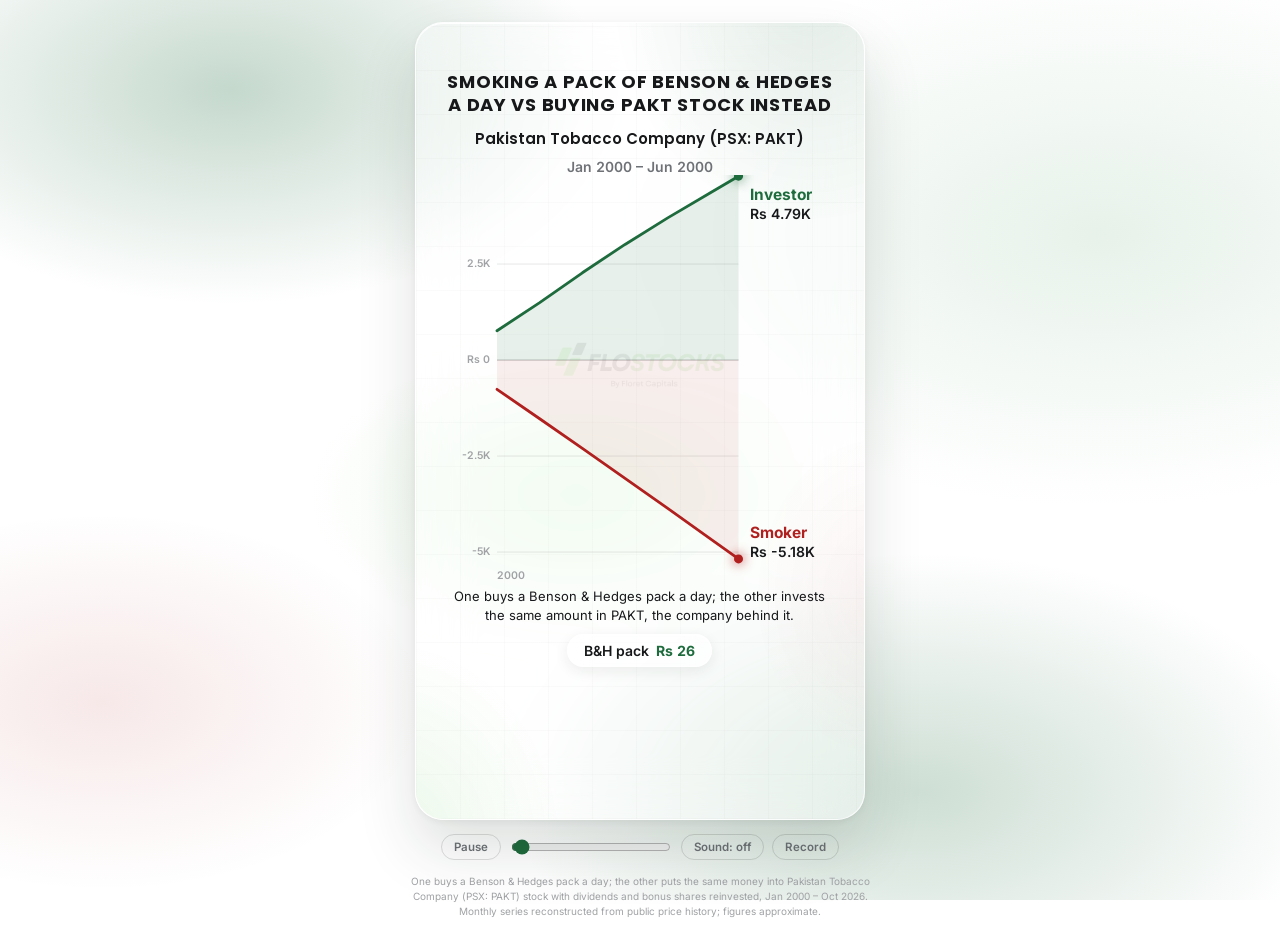
<file: smoke-vs-stock.html>
<!DOCTYPE html>
<html lang="en">
<head>
<meta charset="UTF-8">
<meta name="viewport" content="width=device-width, initial-scale=1, viewport-fit=cover">
<title>Pack a Day vs PAKT Stock</title>
<link rel="stylesheet" href="https://fonts.googleapis.com/css2?family=Poppins:wght@600;700;800&family=Inter:wght@400;500;600;700&display=swap">
<style>
  /* Layout: one vertical glass "story stage" (9:16) floating over a white ground with soft
     Floresearch-green light blobs; glass pill, controls and end card. Single light theme by choice. */
  :root{
    --bg:#FFFFFF;
    --ink:#17181A;
    --muted:#6E7176;
    --faint:#A0A2A5;
    --up:#1E6B3D;
    --down:#B0201F;
    --pill-ink:#1E6B3D;
    --grid:rgba(23,24,26,.10);
    --zero:rgba(23,24,26,.30);
    --glass:rgba(255,255,255,.42);
    --glass-strong:rgba(255,255,255,.60);
    --glass-edge:rgba(255,255,255,.78);
    --glass-shadow:0 30px 60px rgba(20,40,25,.14), 0 2px 8px rgba(20,40,25,.06), inset 0 1px 0 rgba(255,255,255,.95);
  }
  body{
    background:var(--bg); color:var(--ink);
    font-family:'Inter',system-ui,sans-serif;
    padding-left:max(16px, env(safe-area-inset-left, 0px));
    padding-right:max(16px, env(safe-area-inset-right, 0px));
    padding-block:22px;
    display:flex; flex-direction:column; align-items:center; gap:14px;
    min-height:100%;
  }
  .bgfx{
    position:fixed; inset:0; z-index:-1;
    background:
      radial-gradient(42% 34% at 18% 10%, rgba(30,107,61,.26), transparent 70%),
      radial-gradient(52% 42% at 86% 26%, rgba(230,241,233,.95), transparent 72%),
      radial-gradient(46% 38% at 72% 88%, rgba(30,107,61,.22), transparent 70%),
      radial-gradient(30% 24% at 45% 55%, rgba(47,184,28,.10), transparent 70%),
      radial-gradient(36% 30% at 8% 78%, rgba(176,32,31,.10), transparent 70%),
      #FFFFFF;
  }
  .watermark{
    position:absolute; left:50%; top:43%; transform:translate(-50%,-50%);
    width:38%; opacity:.07; pointer-events:none;
  }
  .stage{
    position:relative;
    width:min(460px, 100%, calc((100vh - 104px) * 0.5625));
    aspect-ratio:9/16;
    background:var(--glass);
    backdrop-filter:blur(26px) saturate(1.25);
    -webkit-backdrop-filter:blur(26px) saturate(1.25);
    border:1px solid var(--glass-edge);
    border-radius:28px;
    box-shadow:var(--glass-shadow);
    overflow:hidden;
    cursor:pointer;
    container-type:inline-size;
  }
  .stage::before{
    content:""; position:absolute; inset:0; pointer-events:none;
    background:
      radial-gradient(64% 42% at 88% -4%, rgba(30,107,61,.12), transparent 70%),
      radial-gradient(56% 38% at -6% 104%, rgba(47,184,28,.10), transparent 70%),
      radial-gradient(42% 30% at 104% 72%, rgba(176,32,31,.055), transparent 70%),
      repeating-linear-gradient(0deg, rgba(23,24,26,.018) 0 1px, transparent 1px 44px),
      repeating-linear-gradient(90deg, rgba(23,24,26,.018) 0 1px, transparent 1px 44px);
  }
  .chartwrap{
    position:absolute; inset:0;
    display:flex; flex-direction:column;
    padding:6% 6% 14% 6%;   /* bottom margin keeps content clear of reel UI overlays */
    transition:opacity 1.2s ease;
  }
  .stage.done .chartwrap{opacity:.10;}
  /* Reel view: a clean full-height 9:16 frame (1080x1920 proportions) for screen recording */
  body.reel .controls, body.reel .foot{display:none;}
  body.reel{padding:0; gap:0; justify-content:center; min-height:100vh;}
  body.reel .stage{width:min(100vw, 56.25vh); border-radius:0; border:none;}
  .reel-exit{position:fixed; top:14px; left:14px; z-index:20; opacity:.85;}
  .story-title{
    font-family:'Poppins',sans-serif; font-weight:700;
    font-size:clamp(13px, 4.4cqw, 18px);
    line-height:1.32; text-align:center; letter-spacing:.04em;
    text-transform:uppercase; text-wrap:balance;
    margin:5% 0 0 0;
  }
  .story-sub{
    font-family:'Poppins',sans-serif; font-weight:600;
    font-size:clamp(12px, 3.6cqw, 15px);
    text-align:center; color:var(--ink); margin-top:2.5%;
  }
  .story-range{
    font-weight:600; font-size:clamp(11px, 3.4cqw, 14px);
    text-align:center; color:var(--muted); margin-top:2%;
    font-variant-numeric:tabular-nums;
  }
  canvas{display:block; width:100%; flex:1 1 auto; min-height:0; max-height:92cqw;}
  .caption{
    min-height:2.9em;
    font-size:clamp(10.5px, 3.2cqw, 13px); line-height:1.45;
    text-align:center; color:var(--ink);
    display:flex; align-items:flex-start; justify-content:center;
    transition:opacity .45s ease;
    padding:0 2%;
  }
  .pillrow{display:flex; justify-content:center; padding:2.5% 0 1% 0;}
  .pill{
    display:inline-flex; align-items:center; gap:7px;
    background:var(--glass-strong);
    backdrop-filter:blur(12px);
    -webkit-backdrop-filter:blur(12px);
    border:1px solid var(--glass-edge);
    box-shadow:0 4px 14px rgba(20,40,25,.08), inset 0 1px 0 rgba(255,255,255,.9);
    border-radius:999px; padding:7px 16px;
    font-weight:600; font-size:clamp(11px, 3.4cqw, 14px);
  }
  .pill .px{color:var(--pill-ink); font-weight:700; font-variant-numeric:tabular-nums;}
  .endcard{
    position:absolute; inset:0;
    display:flex; flex-direction:column; justify-content:center; align-items:center;
    gap:3.2%; padding:7% 7% 13% 7%;
    background:rgba(255,255,255,.55);
    backdrop-filter:blur(18px);
    -webkit-backdrop-filter:blur(18px);
    opacity:0; transform:scale(.97); pointer-events:none;
    transition:opacity 1.3s ease, transform 1.3s ease;
    text-align:center;
  }
  .stage.done .endcard{opacity:1; transform:none; pointer-events:auto;}
  .end-head{
    font-family:'Poppins',sans-serif; font-weight:800; letter-spacing:.06em;
    font-size:clamp(16px, 5.4cqw, 23px); text-transform:uppercase; text-wrap:balance;
  }
  .end-sub{
    font-family:'Poppins',sans-serif; font-weight:600;
    font-size:clamp(14px, 4.6cqw, 20px); color:var(--ink);
  }
  .lb{display:flex; flex-direction:column; gap:12px; width:100%; max-width:330px;}
  .lb-row{
    display:flex; align-items:center; gap:10px;
    background:rgba(255,255,255,.55);
    border:1px solid var(--glass-edge);
    border-radius:14px; padding:12px 14px;
    box-shadow:0 6px 18px rgba(20,40,25,.08);
    font-size:clamp(12px, 3.8cqw, 15px); font-weight:500;
    font-variant-numeric:tabular-nums;
  }
  .lb-rank{color:var(--muted); font-weight:600; width:1em;}
  .lb-dot{width:9px; height:9px; border-radius:50%; flex-shrink:0;}
  .lb-dot.up{background:var(--up);} .lb-dot.down{background:var(--down);}
  .lb-name{flex:1 1 auto; text-align:left; min-width:0;}
  .lb-val{font-weight:700; white-space:nowrap;}
  .lb-break{
    width:100%; max-width:330px;
    background:rgba(255,255,255,.55); border:1px solid var(--glass-edge);
    border-radius:14px; padding:10px 14px;
    box-shadow:0 6px 18px rgba(20,40,25,.08);
    display:flex; flex-direction:column; gap:6px;
  }
  .bk-title{
    font-size:clamp(9.5px,3cqw,11.5px); font-weight:600; letter-spacing:.06em;
    text-transform:uppercase; color:var(--muted); text-align:left;
  }
  .bk-row{
    display:flex; justify-content:space-between; gap:10px;
    font-size:clamp(10.5px,3.3cqw,13px); color:var(--muted);
    font-variant-numeric:tabular-nums;
  }
  .bk-row b{color:var(--up); font-weight:700;}
  .lb-val.up{color:var(--up);}
  .lb-val.down{color:var(--down);}
  body.reel .replay{display:none;}
  /* Finale: fades in over the end card as the closing CTA screen */
  .finale{
    position:absolute; inset:0; z-index:5;
    display:flex; flex-direction:column; justify-content:center; align-items:center;
    padding:10% 8% 14% 8%;
    background:
      radial-gradient(58% 40% at 12% 6%, rgba(47,184,28,.16), transparent 70%),
      radial-gradient(62% 44% at 90% 88%, rgba(30,107,61,.14), transparent 72%),
      radial-gradient(46% 32% at 88% 12%, rgba(230,241,233,.95), transparent 70%),
      repeating-linear-gradient(0deg, rgba(23,24,26,.025) 0 1px, transparent 1px 48px),
      repeating-linear-gradient(90deg, rgba(23,24,26,.025) 0 1px, transparent 1px 48px),
      #F4F8F4;
    opacity:0; transform:scale(1.025); pointer-events:none;
    transition:opacity 1.4s ease, transform 1.4s ease;
    text-align:center;
  }
  .stage.finale-on .finale{opacity:1; transform:none; pointer-events:auto;}
  .fin-line{position:absolute; left:0; top:30%; width:100%; height:30%;}
  .fin-logo{width:74%; position:relative;}
  .fin-cta{
    position:relative;
    font-family:'Poppins',sans-serif; font-weight:800; text-transform:uppercase;
    letter-spacing:.02em; font-size:clamp(15px,5cqw,21px);
    color:#06210A; background:#2FB81C;
    border-radius:999px; padding:4.2% 9%;
    box-shadow:0 0 36px rgba(47,184,28,.55);
    margin-top:5%;
  }
  .fin-rule{width:78%; height:2px; background:#2FB81C; opacity:.85; margin-top:8%;}
  .fin-disc-label{
    font-weight:700; font-size:clamp(9px,2.8cqw,11px);
    letter-spacing:.3em; text-transform:uppercase; color:#1FA512; margin-top:5%;
  }
  .fin-disc{
    margin:2.5% 0 0 0; font-size:clamp(10.5px,3.3cqw,13.5px); line-height:1.65;
    color:#3F4440; max-width:94%; position:relative;
  }
  /* finale entrance animations */
  @keyframes finUp{from{opacity:0; transform:translateY(22px);}to{opacity:1; transform:none;}}
  @keyframes finPop{from{opacity:0; transform:scale(.55);}to{opacity:1; transform:scale(1);}}
  @keyframes finGrow{from{transform:scaleX(0);}to{transform:scaleX(1);}}
  @keyframes finPulse{
    0%,100%{box-shadow:0 0 36px rgba(47,184,28,.5); transform:scale(1);}
    50%{box-shadow:0 0 60px rgba(47,184,28,.9); transform:scale(1.045);}
  }
  .stage.finale-on .fin-logo{animation:finUp .8s cubic-bezier(.2,.7,.3,1) .2s both;}
  .stage.finale-on .fin-cta{animation:finPop .7s cubic-bezier(.34,1.56,.64,1) .65s both, finPulse 2.2s ease-in-out 1.5s infinite;}
  .stage.finale-on .fin-rule{animation:finGrow .6s ease 1.05s both;}
  .stage.finale-on .fin-disc-label{animation:finUp .6s ease 1.25s both;}
  .stage.finale-on .fin-disc{animation:finUp .7s ease 1.4s both;}
  @media (prefers-reduced-motion: reduce){
    .finale *{animation:none !important;}
  }
  /* render mode: transitions are driven frame-by-frame by the seek hook instead of the CSS clock */
  .stage.render .chartwrap, .stage.render .endcard, .stage.render .finale{transition:none !important;}
  .stage.render .finale *{animation:none !important; transition:none !important;}
  .replay{
    font-family:'Inter',sans-serif; font-weight:600; font-size:13px;
    color:var(--pill-ink); background:var(--glass-strong);
    backdrop-filter:blur(10px); -webkit-backdrop-filter:blur(10px);
    border:1px solid var(--glass-edge); border-radius:10px;
    box-shadow:0 4px 14px rgba(20,40,25,.10);
    padding:9px 22px; cursor:pointer; margin-top:2%;
  }
  .controls{
    width:min(460px, 100%);
    display:flex; align-items:center; justify-content:center; gap:8px;
  }
  .ctl{
    font-family:'Inter',sans-serif; font-weight:600; font-size:11.5px;
    padding:5px 12px; border-radius:999px;
    border:1px solid rgba(23,24,26,.14); background:transparent; color:var(--muted);
    cursor:pointer; flex-shrink:0;
  }
  .ctl:focus-visible,.replay:focus-visible{outline:2px solid var(--up); outline-offset:2px;}
  input[type=range]{flex:1 1 auto; min-width:0; max-width:160px; accent-color:var(--up);}
  .foot{
    max-width:460px; text-align:center;
    font-size:10px; line-height:1.5; color:var(--faint);
    margin:0;
  }
</style>

</head>
<body style="margin:0">
<div class="bgfx" aria-hidden="true"></div>

<div class="stage" id="stage" aria-label="Animated chart: smoking a pack of Benson and Hedges a day versus investing the pack price in Pakistan Tobacco Company stock, 2000 to 2026">
  <img class="watermark" src="flostocks-logo.png" alt="">
  <div class="chartwrap">
    <h1 class="story-title">Smoking a pack of Benson &amp; Hedges a day vs buying PAKT stock instead</h1>
    <div class="story-sub">Pakistan Tobacco Company (PSX: PAKT)</div>
    <div class="story-range">Jan 2000 – <span id="curdate">Jan 2000</span></div>
    <canvas id="cv"></canvas>
    <div class="caption" id="caption">One buys a Benson &amp; Hedges pack a day; the other invests the same amount in PAKT, the company behind it.</div>
    <div class="pillrow">
      <div class="pill">B&amp;H pack <span class="px" id="price">Rs 25</span></div>
    </div>
  </div>
  <div class="endcard">
    <div class="end-head">One smoked it. One owned it.</div>
    <div class="end-sub">26 years later</div>
    <div class="lb">
      <div class="lb-row"><span class="lb-rank">1</span><span class="lb-dot up"></span><span class="lb-name">Investor: 20,805 shares</span><span class="lb-val up">Rs 31M</span></div>
      <div class="lb-row"><span class="lb-rank">2</span><span class="lb-dot down"></span><span class="lb-name">Smoker: 9,790 packs</span><span class="lb-val down">Rs -1.67M</span></div>
    </div>
    <div class="lb-break">
      <div class="bk-title">Where the investor's gains came from</div>
      <div class="bk-row"><span>Dividends reinvested</span><b>Rs 12.4M</b></div>
      <div class="bk-row"><span>Capital appreciation</span><b>Rs 10.5M</b></div>
      <div class="bk-row"><span>Bonus shares</span><b>Rs 6.4M</b></div>
    </div>
    <button class="replay" id="replay">Replay</button>
  </div>
  <div class="finale" aria-label="Follow FloStocks">
    <svg class="fin-line" viewBox="0 0 540 240" preserveAspectRatio="none" aria-hidden="true">
      <polyline points="0,190 60,150 110,168 170,118 230,145 290,98 340,118 400,72 460,100 540,46"
        fill="none" stroke="rgba(23,24,26,.09)" stroke-width="2.5"/>
    </svg>
    <img class="fin-logo" src="flostocks-logo.png" alt="FloStocks — By Floret Capitals">
    <div class="fin-cta">Follow FloStocks</div>
    <div class="fin-rule"></div>
    <div class="fin-disc-label">Disclaimer</div>
    <p class="fin-disc">Trading and investing in the PSX involve market risks, price fluctuations, and potential financial losses. Past performance does not guarantee future results. Learn the risks before you trade.</p>
  </div>
</div>

<div class="controls">
  <button class="ctl" id="playBtn">Pause</button>
  <input type="range" id="scrub" min="0" max="1000" value="0" step="1" aria-label="Scrub through the timeline">
  <button class="ctl" id="soundBtn">Sound: off</button>
  <button class="ctl" id="reelBtn">Record</button>
</div>
<button class="ctl reel-exit" id="reelExit" hidden>Exit reel</button>

<p class="foot">One buys a Benson &amp; Hedges pack a day; the other puts the same money into Pakistan Tobacco Company (PSX: PAKT) stock with dividends and bonus shares reinvested, Jan 2000 – Oct 2026. Monthly series reconstructed from public price history; figures approximate.</p>

<script>
(function(){
  'use strict';

  /* ---------- deterministic data ---------- */
  function mulberry32(a){return function(){a|=0;a=a+0x6D2B79F5|0;var t=Math.imul(a^a>>>15,1|a);t=t+Math.imul(t^t>>>7,61|t)^t;return((t^t>>>14)>>>0)/4294967296;}}
  var N=322; // months, Jan 2000 (0) .. Oct 2026 (321)

  // PAKT total-return index (dividends reinvested), Rs 1,000 base — anchors [monthIndex, level], log-space between
  var A=[[0,1000],[6,820],[11,620],[23,500],[29,700],[35,1050],[47,1500],[59,1900],[71,2300],
         [90,3800],[104,3300],[108,2600],[120,3400],[132,4800],[144,7000],[156,11500],
         [168,19000],[180,32000],[198,52000],[209,78000],[215,70000],[227,73000],[242,52000],
         [252,62000],[264,58000],[270,50000],[277,52000],[287,80000],[299,115000],[311,160000],[321,190000]];
  // Benson & Hedges pack price anchors [monthIndex, Rs], linear between
  var P=[[0,25],[42,33],[78,45],[114,62],[150,90],[166,120],[190,140],[209,160],[232,220],
         [256,260],[274,300],[278,475],[295,520],[310,560],[321,590]];

  function interp(anchors, i, log){
    var k=0; while(k<anchors.length-2 && anchors[k+1][0]<=i) k++;
    var a=anchors[k], b=anchors[k+1];
    var t=(i-a[0])/(b[0]-a[0]); t=Math.max(0,Math.min(1,t));
    if(log) return Math.exp(Math.log(a[1])+(Math.log(b[1])-Math.log(a[1]))*t);
    return a[1]+(b[1]-a[1])*t;
  }

  var rng=mulberry32(7);
  var inv=[], packPrice=[], smo=[];
  var n=0, cum=0, units=0, PACKS_PER_MONTH=9790/N;
  for(var i=0;i<N;i++){
    n=n*0.80+(rng()-0.5)*0.055;
    // PAKT total return: price anchors + cash dividends, plus ~1.2%/yr for bonus shares and payout growth
    var index=interp(A,i,true)*Math.exp(n)*Math.pow(1.012, i/12);
    var pr=interp(P,i,false);
    packPrice.push(pr);
    var spend=pr*PACKS_PER_MONTH;
    cum-=spend;
    units+=spend/index;                       // each month the pack money buys PAKT instead
    inv.push(units*index);
    smo.push(cum);
  }
  // calibrate endpoints to the story's exact totals
  var fI=31000000/inv[N-1]; for(i=0;i<N;i++) inv[i]*=fI;
  var fS=-1670000/smo[N-1]; for(i=0;i<N;i++) smo[i]*=fS;

  var CAPS=[
    [0,  "One buys a Benson & Hedges pack a day; the other invests the same amount in PAKT, the company behind it.", false],
    [20, "Five loss-making years force a restructuring at PAKT; the stock bottoms.", true],
    [42, "PAKT begins making Benson & Hedges locally in Pakistan.", true],
    [104,"KSE crash: the market floor freezes trading for 110 days.", true],
    [168,"PAKT pays out nearly all its profit; dividends and bonus shares compound the stake.", true],
    [204,"PSX is Asia's best-performing market; PAKT trades in four figures.", true],
    [278,"FED on premium packs jumps ~150%; a pack of B&H nears Rs 500.", true],
    [305,"KSE-100 boom carries PAKT to record highs.", true],
    [316,"26 years: Rs 1.67M went up in smoke; the same money in PAKT grew to Rs 31M.", false]
  ];

  /* ---------- helpers ---------- */
  var MON=["Jan","Feb","Mar","Apr","May","Jun","Jul","Aug","Sep","Oct","Nov","Dec"];
  function dateOf(i){return MON[i%12]+" "+(2000+Math.floor(i/12));}
  function yearOf(i){return 2000+Math.floor(i/12);}

  function fmtMoney(v){
    var s=v<0?"Rs -":"Rs ", a=Math.abs(v);
    if(a>=1e6){var m=a/1e6; return s+(m>=10?m.toFixed(1):m.toFixed(2))+"M";}
    if(a>=1e3){var k=a/1e3; return s+(k>=100?Math.round(k):k>=10?k.toFixed(1):k.toFixed(2))+"K";}
    return s+Math.round(a);
  }
  function fmtAxis(v){
    if(v===0)return "Rs 0";
    var s=v<0?"-":"", a=Math.abs(v);
    if(a>=1e6){var m=a/1e6; return s+(m===Math.round(m)?m:+m.toFixed(1))+"M";}
    if(a>=1e3){var k=a/1e3; return s+(k===Math.round(k)?k:+k.toFixed(1))+"K";}
    return s+Math.round(a);
  }
  function niceStep(raw){
    var p=Math.pow(10,Math.floor(Math.log10(raw)));
    var f=raw/p;
    var nf=f<=1?1:f<=2?2:f<=2.5?2.5:f<=5?5:10;
    return nf*p;
  }

  /* ---------- theme tokens for canvas ---------- */
  var TOK={};
  function readTokens(){
    var cs=getComputedStyle(document.documentElement);
    ["ink","muted","faint","up","down","grid","zero"].forEach(function(k){
      TOK[k]=cs.getPropertyValue("--"+k).trim();
    });
  }
  readTokens();

  /* ---------- playback state ---------- */
  var DUR=52, HOLD=1.0;
  var elapsed=0, playing=true, lastT=null, done=false, seekMode=false;
  var reduced=false;
  try{reduced=matchMedia("(prefers-reduced-motion: reduce)").matches;}catch(e){}
  if(reduced){playing=false; elapsed=DUR;}

  var stage=document.getElementById("stage");
  var cv=document.getElementById("cv");
  var ctx=cv.getContext("2d");
  var elDate=document.getElementById("curdate");
  var elPrice=document.getElementById("price");
  var elCap=document.getElementById("caption");
  var playBtn=document.getElementById("playBtn");
  var scrub=document.getElementById("scrub");
  var replay=document.getElementById("replay");

  var dispMax=1200, dispMin=-1200;
  var capIdx=-1;

  var finT=null;
  function setDone(d){
    if(done===d)return;
    done=d;
    stage.classList.toggle("done",d);
    if(d){ finT=setTimeout(function(){ stage.classList.add("finale-on"); },6000); }
    else { clearTimeout(finT); stage.classList.remove("finale-on"); }
    updateMusic();
  }
  function restart(){
    elapsed=0; dispMax=1200; dispMin=-1200; setDone(false);
    playing=true; playBtn.textContent="Pause";
    updateMusic();
  }
  playBtn.addEventListener("click",function(e){e.stopPropagation(); togglePlay();});
  replay.addEventListener("click",function(e){e.stopPropagation(); restart();});
  stage.addEventListener("click",function(){ if(!done) togglePlay(); });
  function togglePlay(){
    if(elapsed>=DUR+HOLD && !done){elapsed=0;}
    if(done){restart();return;}
    playing=!playing; playBtn.textContent=playing?"Pause":"Play";
    updateMusic();
  }
  var scrubbing=false;
  scrub.addEventListener("input",function(){
    scrubbing=true;
    elapsed=(scrub.value/1000)*DUR;
    setDone(false);
    playing=false; playBtn.textContent="Play";
    scrubbing=false;
    updateMusic();
  });

  // deterministic seek hook used for offline video rendering:
  // all phase transitions are computed from t so they are exact at any frame rate
  window.__seek=function(t){
    seekMode=true; playing=false;
    stage.classList.add("render");
    elapsed=Math.min(t,DUR);
    var endT=DUR+HOLD, finT=endT+6;
    if(t>=endT){ if(!done){done=true; stage.classList.add("done");} }
    else if(done){ done=false; stage.classList.remove("done"); }
    stage.classList.toggle("finale-on", t>=finT);

    function clamp01(x){return Math.max(0,Math.min(1,x));}
    function io(x){return x<.5?2*x*x:1-Math.pow(-2*x+2,2)/2;}
    function back(x){var c1=1.70158,c3=c1+1;return 1+c3*Math.pow(x-1,3)+c1*Math.pow(x-1,2);}

    var cw=document.querySelector(".chartwrap"), ec=document.querySelector(".endcard"), fin=document.querySelector(".finale");
    var ee=io(clamp01((t-endT)/1.3));
    cw.style.opacity = t>=endT ? String(1-0.9*ee) : "";
    ec.style.opacity = t>=endT ? String(ee) : "";
    ec.style.transform = t>=endT ? "scale("+(0.97+0.03*ee)+")" : "";

    var fe=io(clamp01((t-finT)/1.4));
    fin.style.opacity = t>=finT ? String(fe) : "0";
    fin.style.transform = t>=finT ? "scale("+(1.025-0.025*fe)+")" : "";

    if(t>=finT){
      var u=t-finT;
      function st(sel,p){
        var el=document.querySelector(sel);
        el.style.opacity=String(p);
        el.style.transform="translateY("+((1-p)*22)+"px)";
      }
      st(".fin-logo", io(clamp01((u-0.2)/0.8)));
      st(".fin-disc-label", io(clamp01((u-1.25)/0.6)));
      st(".fin-disc", io(clamp01((u-1.4)/0.7)));
      document.querySelector(".fin-rule").style.transform="scaleX("+io(clamp01((u-1.05)/0.6))+")";
      var cta=document.querySelector(".fin-cta");
      var C=clamp01((u-0.65)/0.7);
      var s=C<1?(0.55+0.45*back(C)):1, pul=0;
      if(u>1.5){ pul=0.5-0.5*Math.cos(2*Math.PI*(u-1.5)/2.2); }
      cta.style.opacity=String(clamp01(C*1.6));
      cta.style.transform="scale("+(s*(1+0.045*pul))+")";
      cta.style.boxShadow="0 0 "+(36+26*pul)+"px rgba(47,184,28,"+(0.5+0.4*pul).toFixed(3)+")";
    }
  };

  /* ---------- canvas sizing ---------- */
  var W=0,H=0,DPR=1;
  function resize(){
    var r=cv.getBoundingClientRect();
    DPR=Math.min(window.devicePixelRatio||1,2);
    W=Math.max(10,r.width); H=Math.max(10,r.height);
    cv.width=Math.round(W*DPR); cv.height=Math.round(H*DPR);
  }
  try{new ResizeObserver(resize).observe(cv);}catch(e){window.addEventListener("resize",resize);}
  resize();

  /* ---------- render ---------- */
  function frame(ts){
    requestAnimationFrame(frame);
    if(lastT===null)lastT=ts;
    var dt=Math.min(0.05,(ts-lastT)/1000); lastT=ts;
    if(playing) elapsed+=dt;

    var p=Math.min(1,elapsed/DUR);
    if(!scrubbing) scrub.value=Math.round(p*1000);
    if(elapsed>=DUR+HOLD && playing){ setDone(true); playing=false; playBtn.textContent="Play"; }

    var mF=p*(N-1);
    var m=Math.floor(mF), frac=mF-m;
    var iv=m<N-1?inv[m]+(inv[m+1]-inv[m])*frac:inv[N-1];
    var sv=m<N-1?smo[m]+(smo[m+1]-smo[m])*frac:smo[N-1];

    /* DOM text */
    elDate.textContent=dateOf(m);
    var pr=m<N-1?packPrice[m]+(packPrice[m+1]-packPrice[m])*frac:packPrice[N-1];
    elPrice.textContent="Rs "+Math.round(pr);
    var ci=0;
    for(var c=0;c<CAPS.length;c++) if(CAPS[c][0]<=mF) ci=c;
    if(ci!==capIdx){
      capIdx=ci;
      elCap.style.opacity=0;
      (function(txt){setTimeout(function(){elCap.textContent=txt; elCap.style.opacity=1;},220);})(CAPS[ci][1]);
    }

    /* axis targets */
    var maxV=1000, minV=-1000;
    for(var k=0;k<=m;k++){ if(inv[k]>maxV)maxV=inv[k]; if(smo[k]<minV)minV=smo[k]; }
    if(iv>maxV)maxV=iv; if(sv<minV)minV=sv;
    var tMax=maxV*1.12, tMin=minV*1.22;
    var ease=1-Math.exp(-dt*5);
    if(reduced||(!playing&&!seekMode)){dispMax=tMax;dispMin=tMin;}
    else{dispMax+=(tMax-dispMax)*ease; dispMin+=(tMin-dispMin)*ease;}

    /* geometry */
    ctx.setTransform(DPR,0,0,DPR,0,0);
    ctx.clearRect(0,0,W,H);
    var padL=10, padR=Math.max(98,W*0.25), padT=10, padB=24;
    var axL=padL+44;
    var pw=W-axL-padR, ph=H-padT-padB;
    function Y(v){return padT+(dispMax-v)/(dispMax-dispMin)*ph;}
    function X(mi){return axL+(mF<=0?0:mi/mF)*pw;}

    /* gridlines */
    var step=niceStep((dispMax-dispMin)/4.2);
    ctx.font="600 10.5px Inter, sans-serif";
    ctx.textBaseline="middle";
    var g0=Math.ceil(dispMin/step)*step;
    for(var gv=g0; gv<=dispMax; gv+=step){
      var gy=Y(gv);
      if(gy<padT-1||gy>padT+ph+1)continue;
      ctx.strokeStyle=Math.abs(gv)<step*0.01?TOK.zero:TOK.grid;
      ctx.lineWidth=1;
      ctx.beginPath(); ctx.moveTo(axL,gy); ctx.lineTo(axL+pw,gy); ctx.stroke();
      ctx.fillStyle=TOK.faint;
      ctx.textAlign="right";
      ctx.fillText(fmtAxis(Math.abs(gv)<step*0.01?0:gv), axL-7, gy);
    }

    /* x year ticks */
    var years=Math.max(1,mF/12);
    var ystep=[1,2,3,4,5,6,10,20].find(function(s){return years/s<=4.5;})||20;
    ctx.fillStyle=TOK.faint; ctx.textAlign="left"; ctx.textBaseline="top";
    for(var yy=2000; yy<=yearOf(m); yy+=ystep){
      var mi=(yy-2000)*12;
      if(mi>mF)continue;
      ctx.fillText(String(yy), X(mi), padT+ph+8);
    }

    /* event marker (dotted vertical) */
    if(CAPS[capIdx][2] && CAPS[capIdx][0]<=mF){
      var ex=X(CAPS[capIdx][0]);
      ctx.strokeStyle=TOK.faint; ctx.lineWidth=1; ctx.setLineDash([2,4]);
      ctx.beginPath(); ctx.moveTo(ex,padT); ctx.lineTo(ex,padT+ph); ctx.stroke();
      ctx.setLineDash([]);
    }

    /* series */
    function drawLine(arr, head, color, fillAlpha){
      var y0=Math.max(padT,Math.min(padT+ph,Y(0)));
      ctx.beginPath();
      ctx.moveTo(X(0),Y(arr[0]));
      for(var q=1;q<=m;q++) ctx.lineTo(X(q),Y(arr[q]));
      ctx.lineTo(axL+pw,Y(head));
      ctx.save();
      ctx.lineTo(axL+pw,y0); ctx.lineTo(X(0),y0); ctx.closePath();
      ctx.globalAlpha=fillAlpha; ctx.fillStyle=color; ctx.fill();
      ctx.restore();
      ctx.beginPath();
      ctx.moveTo(X(0),Y(arr[0]));
      for(q=1;q<=m;q++) ctx.lineTo(X(q),Y(arr[q]));
      ctx.lineTo(axL+pw,Y(head));
      ctx.strokeStyle=color; ctx.lineWidth=2.8; ctx.lineJoin="round"; ctx.lineCap="round";
      ctx.stroke();
      ctx.fillStyle=color;
      ctx.shadowColor=color; ctx.shadowBlur=12;
      ctx.beginPath(); ctx.arc(axL+pw,Y(head),4.5,0,6.2832); ctx.fill();
      ctx.shadowBlur=0;
    }
    drawLine(inv,iv,TOK.up,0.10);
    drawLine(smo,sv,TOK.down,0.07);

    /* endpoint labels — clamp inside plot, keep the two apart */
    var lyI=Math.max(padT+20,Math.min(padT+ph-20,Y(iv)));
    var lyS=Math.max(padT+20,Math.min(padT+ph-20,Y(sv)));
    if(lyS-lyI<42){var mid=(lyI+lyS)/2; lyI=mid-21; lyS=mid+21;}
    var lx=axL+pw+11;
    ctx.textAlign="left"; ctx.textBaseline="middle";
    ctx.font="700 15.5px Inter, sans-serif";
    ctx.fillStyle=TOK.up;   ctx.fillText("Investor", lx, lyI-10);
    ctx.font="600 14px Inter, sans-serif";
    ctx.fillStyle=TOK.ink;  ctx.fillText(fmtMoney(iv), lx, lyI+10);
    ctx.font="700 15.5px Inter, sans-serif";
    ctx.fillStyle=TOK.down; ctx.fillText("Smoker", lx, lyS-10);
    ctx.font="600 14px Inter, sans-serif";
    ctx.fillStyle=TOK.ink;  ctx.fillText(fmtMoney(sv), lx, lyS+10);
  }
  requestAnimationFrame(frame);

  /* ---------- background music: techno loop (WebAudio, no files) ---------- */
  var AC=null, master=null, musicOn=false, barIdx=0, nextT=0, musTimer=null, noiseBuf=null;
  var soundBtn=document.getElementById("soundBtn");
  var CH=[[146.83,220.00,293.66,349.23],   // Dm
          [116.54,174.61,220.00,293.66],   // Bb maj7
          [174.61,220.00,261.63,329.63],   // F maj7
          [130.81,196.00,246.94,293.66]];  // C add9
  var BASS=[73.42,58.27,87.31,65.41];
  var BEAT=60/128, BAR=BEAT*4;
  function ensureAudio(){
    if(!AC){
      var Ctx=window.AudioContext||window.webkitAudioContext;
      if(!Ctx)return false;
      AC=new Ctx();
      master=AC.createGain(); master.gain.value=0;
      var lp=AC.createBiquadFilter(); lp.type="lowpass"; lp.frequency.value=5600;
      master.connect(lp); lp.connect(AC.destination);
    }
    if(AC.state==="suspended")AC.resume();
    return true;
  }
  function noteAt(t,freq,dur,vol,type,cut){
    var o=AC.createOscillator(), g=AC.createGain(), f=AC.createBiquadFilter();
    o.type=type; o.frequency.value=freq;
    f.type="lowpass"; f.frequency.value=cut||950;
    var atk=Math.min(1.1,dur*0.35);
    g.gain.setValueAtTime(0,t);
    g.gain.linearRampToValueAtTime(vol,t+atk);
    if(dur>1.2)g.gain.setValueAtTime(vol,t+dur-0.6);
    g.gain.linearRampToValueAtTime(0,t+dur);
    o.connect(f); f.connect(g); g.connect(master);
    o.start(t); o.stop(t+dur+0.05);
  }
  function kickAt(t,vol){
    var o=AC.createOscillator(), g=AC.createGain();
    o.type="sine";
    o.frequency.setValueAtTime(95,t);
    o.frequency.exponentialRampToValueAtTime(42,t+0.12);
    g.gain.setValueAtTime(vol,t);
    g.gain.exponentialRampToValueAtTime(0.001,t+0.22);
    o.connect(g); g.connect(master);
    o.start(t); o.stop(t+0.25);
  }
  function bass808(t,freq,dur,vol){
    var o=AC.createOscillator(), g=AC.createGain();
    o.type="sine";
    o.frequency.setValueAtTime(freq*1.6,t);
    o.frequency.exponentialRampToValueAtTime(freq,t+0.09);
    g.gain.setValueAtTime(0,t);
    g.gain.linearRampToValueAtTime(vol,t+0.02);
    g.gain.setValueAtTime(vol,t+dur*0.6);
    g.gain.linearRampToValueAtTime(0,t+dur);
    o.connect(g); g.connect(master);
    o.start(t); o.stop(t+dur+0.05);
  }
  function burst(t,vol,freq,type,dec){
    if(!noiseBuf){
      noiseBuf=AC.createBuffer(1,Math.floor(AC.sampleRate*0.22),AC.sampleRate);
      var d=noiseBuf.getChannelData(0);
      for(var z=0;z<d.length;z++)d[z]=Math.random()*2-1;
    }
    var s=AC.createBufferSource(), g=AC.createGain(), f=AC.createBiquadFilter();
    s.buffer=noiseBuf;
    f.type=type; f.frequency.value=freq; if(type==="bandpass")f.Q.value=1.2;
    g.gain.setValueAtTime(vol,t);
    g.gain.exponentialRampToValueAtTime(0.001,t+dec);
    s.connect(f); f.connect(g); g.connect(master);
    s.start(t); s.stop(t+dec+0.02);
  }
  function hatAt(t,vol){ burst(t,vol,7000,"highpass",0.045); }
  function clapAt(t,vol){ burst(t,vol,1800,"bandpass",0.16); }
  function openHatAt(t,vol){ burst(t,vol,7500,"highpass",0.10); }
  function scheduleBar(t,bi){
    var B=BEAT, b, q;
    var c=[0,0,3,1][Math.floor(bi/2)%4];
    for(b=0;b<4;b++){
      kickAt(t+b*B,0.13);
      openHatAt(t+(b+0.5)*B,0.028);
      bass808(t+(b+0.5)*B,BASS[c]*2,B*0.38,0.055);
    }
    for(var s=0;s<16;s++) hatAt(t+s*B/4,0.007);
    clapAt(t+B,0.04); clapAt(t+3*B,0.04);
    if(bi%2===0){ for(q=0;q<3;q++) noteAt(t,CH[c][q],0.3,0.02,"sawtooth",900); }
  }
  function musicTick(){
    if(!AC||!musicOn)return;
    while(nextT<AC.currentTime+1.2){
      if(nextT<AC.currentTime)nextT=AC.currentTime+0.1;
      scheduleBar(nextT,barIdx++);
      nextT+=BAR;
    }
  }
  function setLevel(v){
    if(!AC)return;
    master.gain.cancelScheduledValues(AC.currentTime);
    master.gain.setTargetAtTime(v,AC.currentTime,0.5);
  }
  function updateMusic(){
    if(!musicOn){ setLevel(0); return; }
    if(!ensureAudio())return;
    if(!musTimer)musTimer=setInterval(musicTick,250);
    if(nextT<AC.currentTime)nextT=AC.currentTime+0.1;
    setLevel(playing||done?2.2:0);
  }
  soundBtn.addEventListener("click",function(e){
    e.stopPropagation();
    musicOn=!musicOn;
    soundBtn.textContent=musicOn?"Sound: on":"Sound: off";
    if(AC)nextT=AC.currentTime+0.1;
    updateMusic();
  });

  /* ---------- reel view ---------- */
  var reelBtn=document.getElementById("reelBtn"), reelExit=document.getElementById("reelExit");
  function setReel(on){
    document.body.classList.toggle("reel",on);
    reelExit.hidden=!on;
    if(on)restart();
  }
  reelBtn.addEventListener("click",function(e){e.stopPropagation(); setReel(true);});
  reelExit.addEventListener("click",function(e){e.stopPropagation(); setReel(false);});
  document.addEventListener("keydown",function(e){ if(e.key==="Escape")setReel(false); });

  if(reduced){ setDone(true); playBtn.textContent="Play"; }
})();
</script>

</body>
</html>
</file>
